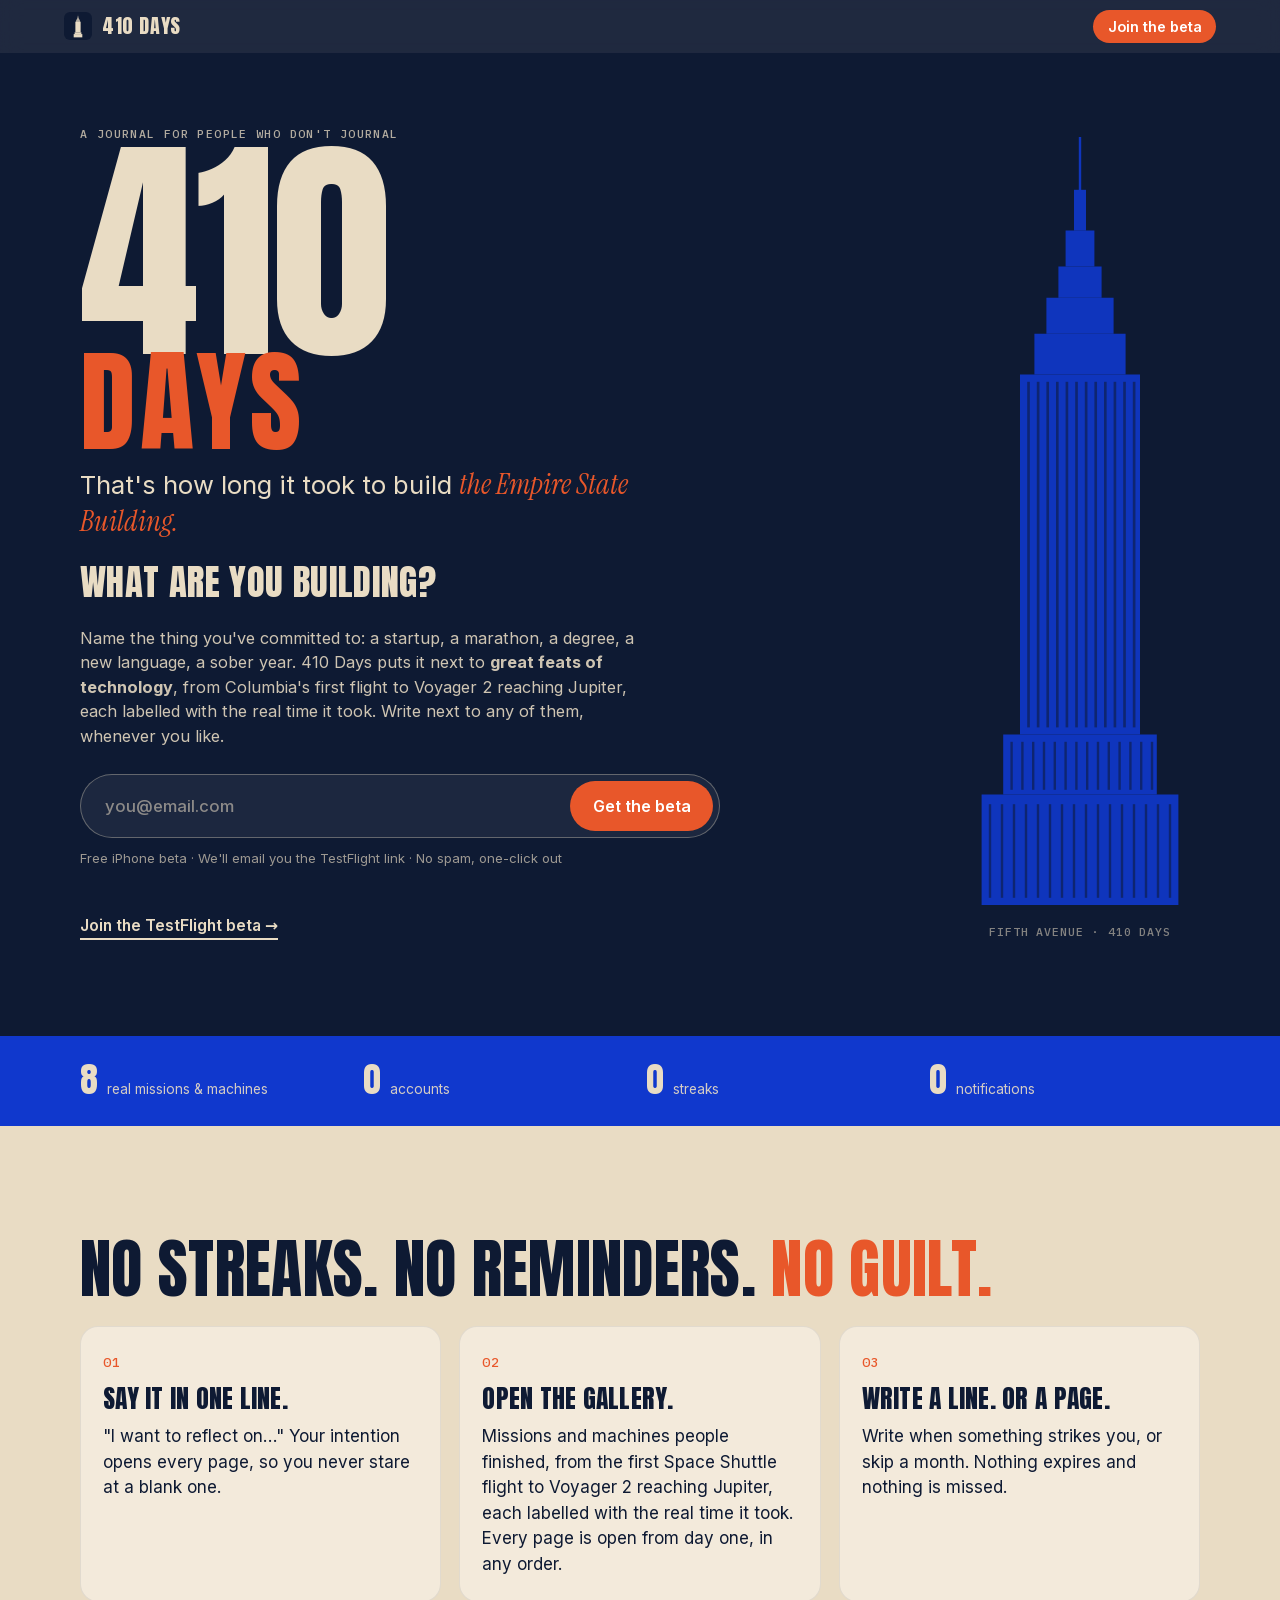
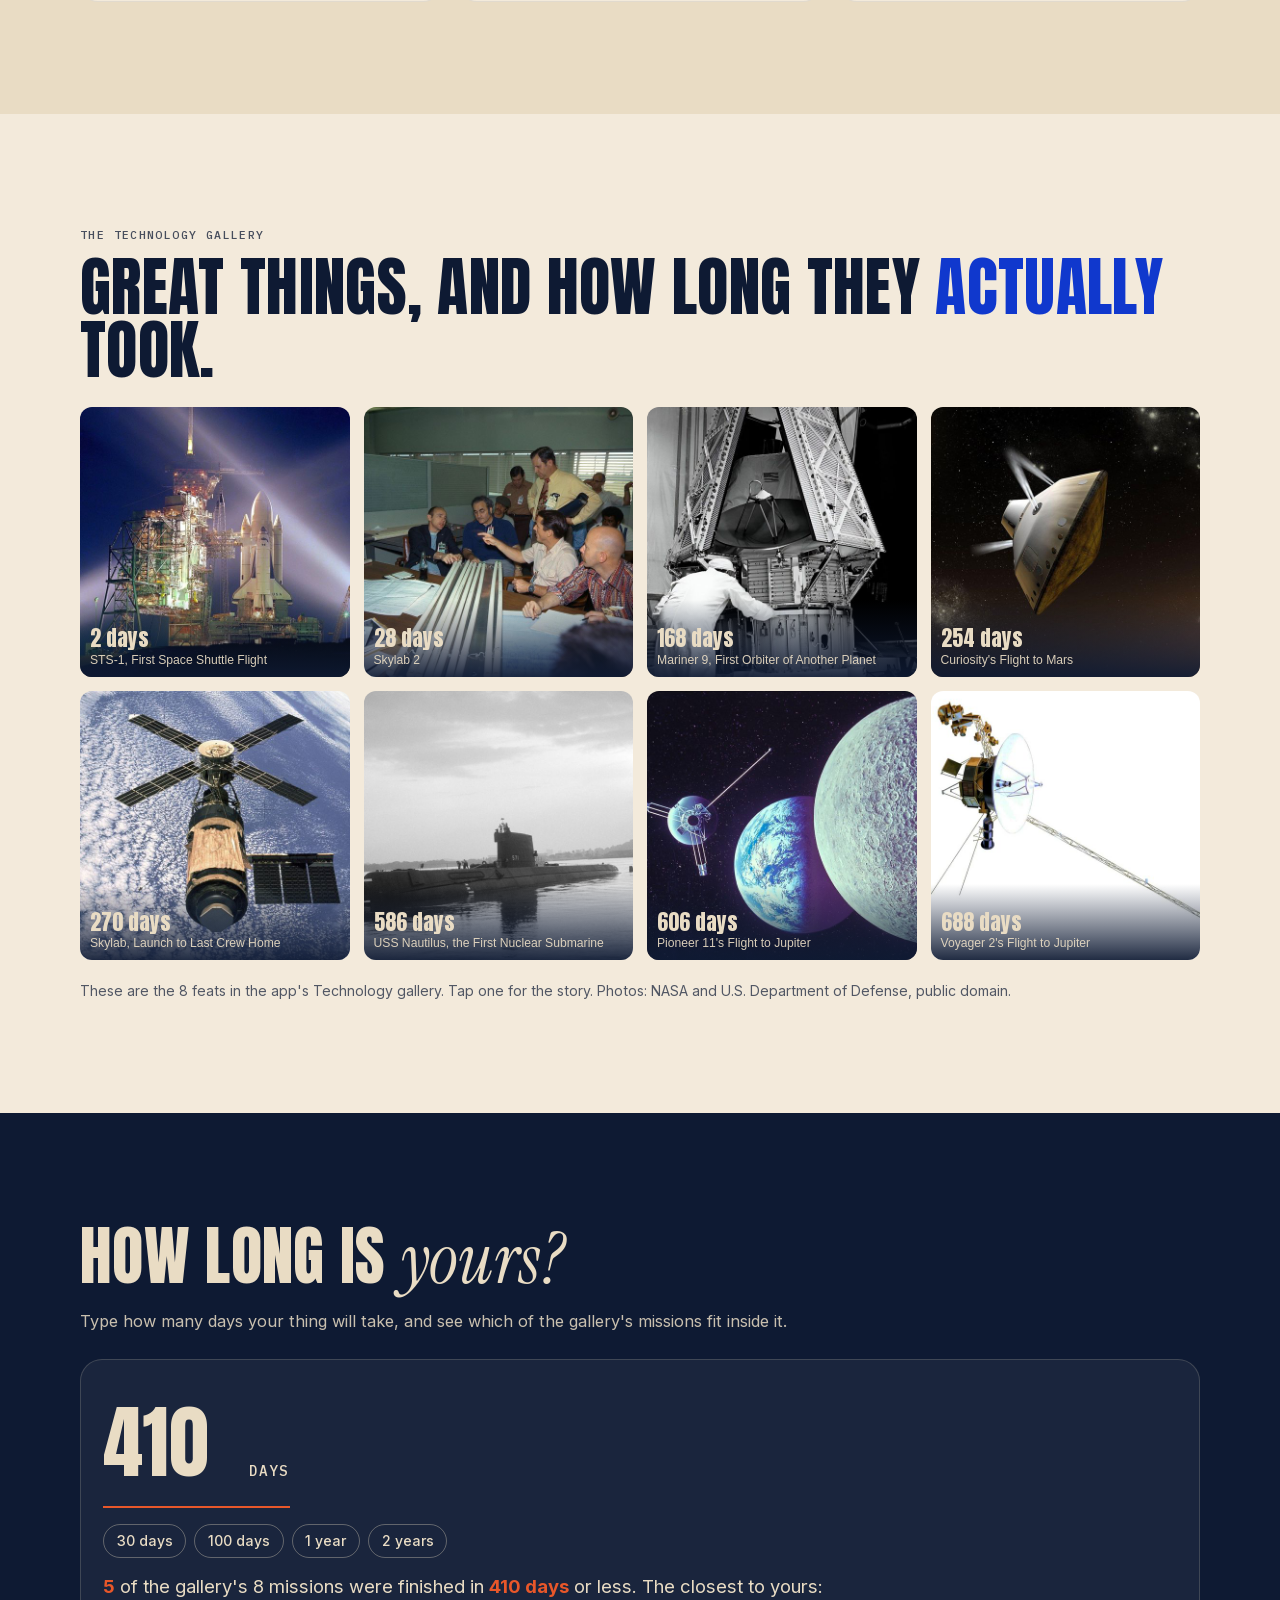
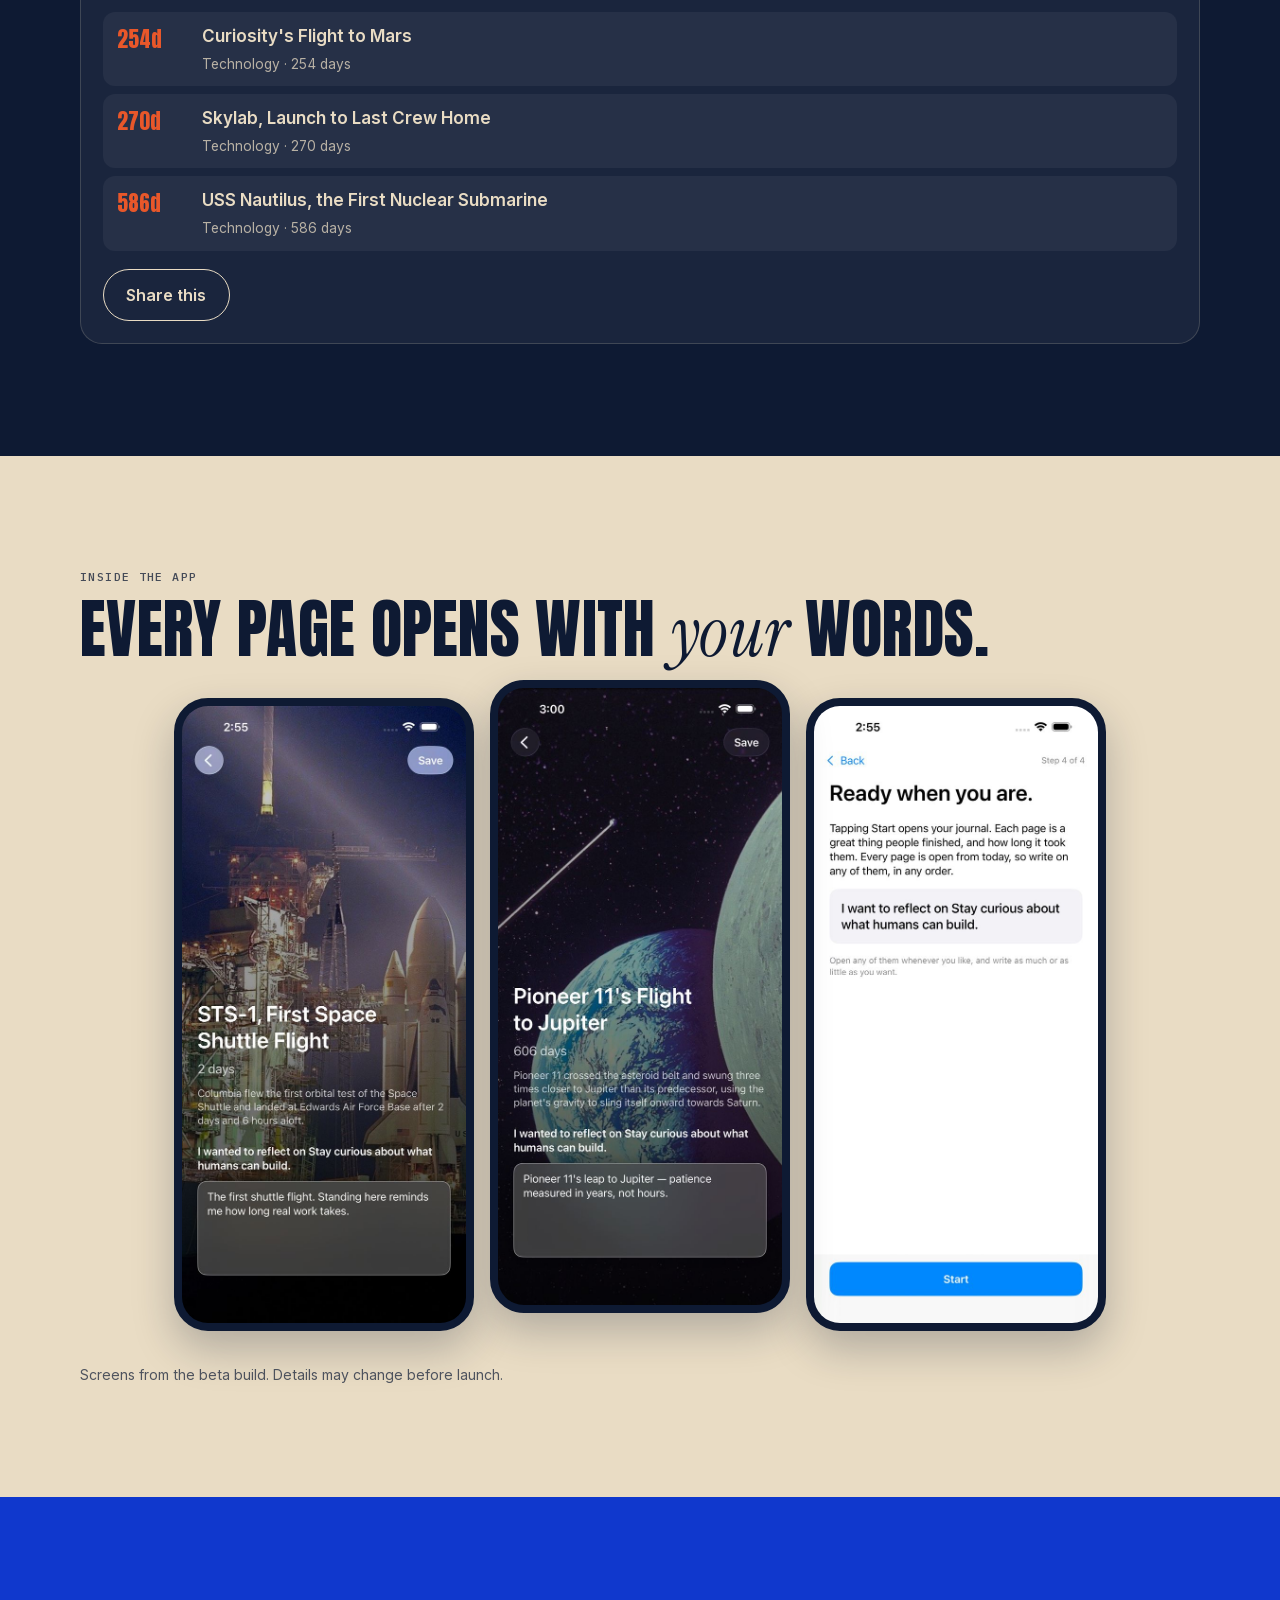
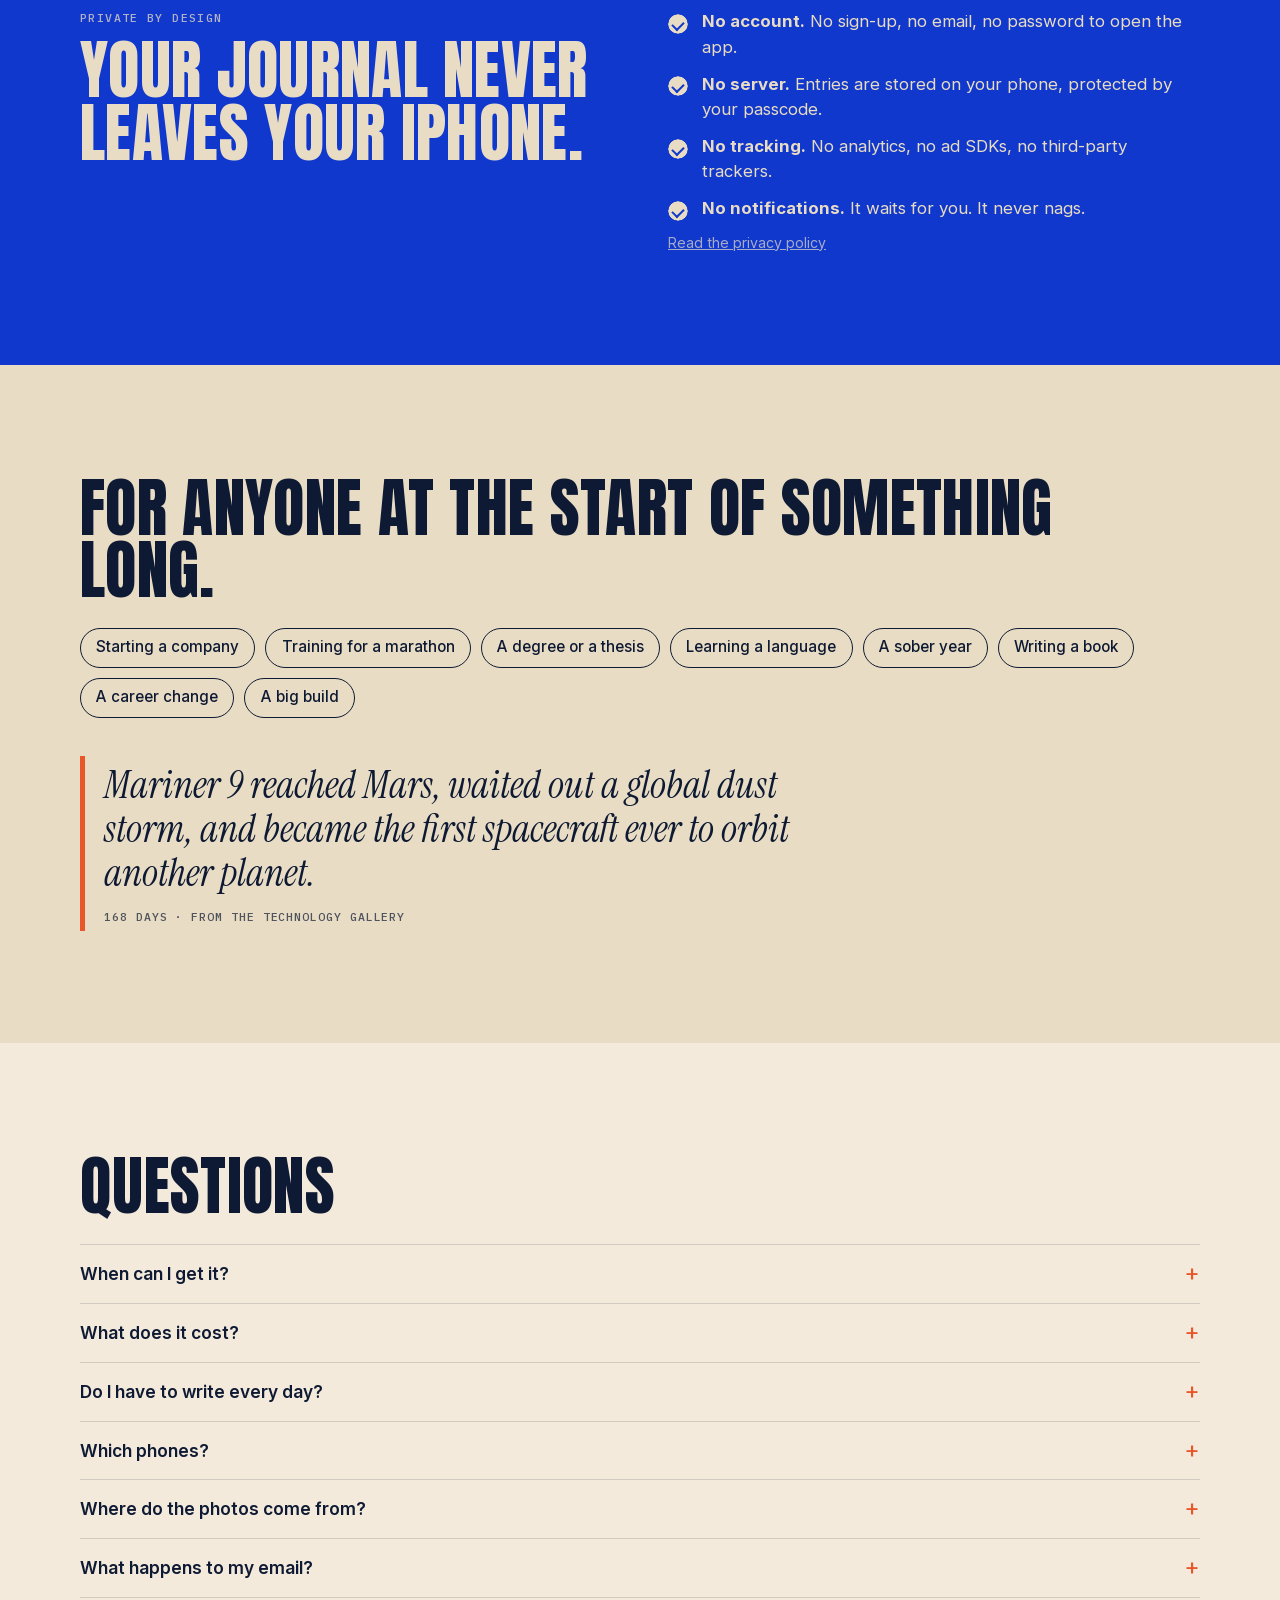
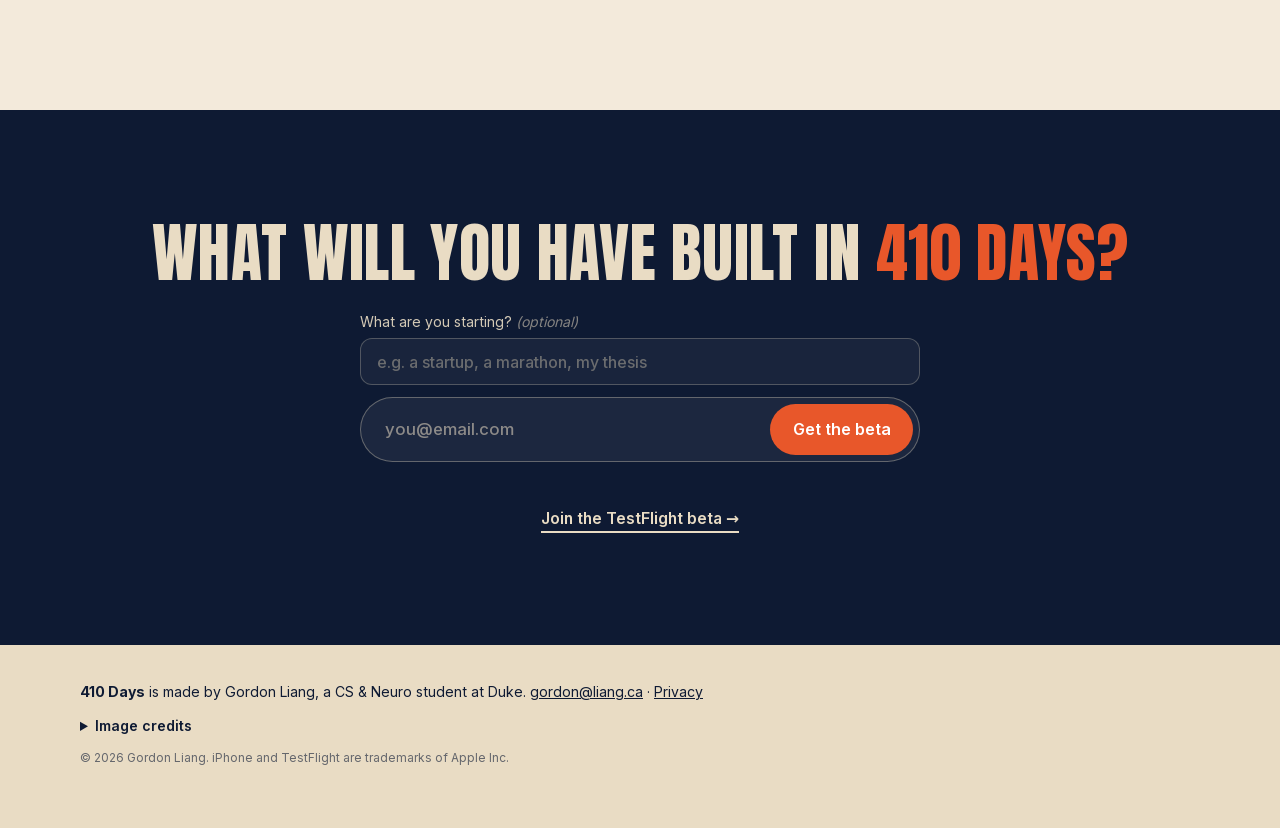
<file: index.html>
<!doctype html>
<html lang="en">
<head>
<meta charset="utf-8">
<meta name="viewport" content="width=device-width, initial-scale=1, viewport-fit=cover">
<title>410 Days: a journal for people who don't journal</title>
<meta name="description" content="It took 410 days to build the Empire State Building. 410 Days is an iPhone journal that puts what you're working on next to great feats of technology, from Columbia's first flight (2 days) to Voyager 2 reaching Jupiter (688 days), each with the real time it took. No account. No streaks. Your journal stays on your phone.">
<meta name="theme-color" content="#0E1A33">
<link rel="canonical" href="https://glianx.github.io/greatness-journal/">
<link rel="icon" type="image/svg+xml" href="favicon.svg">
<link rel="icon" type="image/png" href="favicon.png">
<link rel="apple-touch-icon" href="apple-touch-icon.png">
<!-- Link previews (iMessage, Slack, LinkedIn, X, Discord). Crawlers need absolute URLs:
     if the page moves, update og:url, og:image and twitter:image. -->
<meta property="og:type" content="website">
<meta property="og:site_name" content="410 Days">
<meta property="og:title" content="It took 410 days to build the Empire State Building. What are you building?">
<meta property="og:description" content="A journal for people who don't journal. Write next to great feats of technology, each labelled with the real time it took. Free iPhone beta. Private, no account.">
<meta property="og:url" content="https://glianx.github.io/greatness-journal/">
<meta property="og:image" content="https://glianx.github.io/greatness-journal/og-image.png">
<meta property="og:image:width" content="1200">
<meta property="og:image:height" content="630">
<meta property="og:image:alt" content="410 DAYS: that's how long it took to build the Empire State Building. What are you building?">
<meta name="twitter:card" content="summary_large_image">
<meta name="twitter:title" content="It took 410 days to build the Empire State Building. What are you building?">
<meta name="twitter:description" content="A journal for people who don't journal. Free iPhone beta. Private, no account.">
<meta name="twitter:image" content="https://glianx.github.io/greatness-journal/og-image.png">
<link rel="preload" href="assets/fonts/anton.woff2" as="font" type="font/woff2" crossorigin>
<link rel="stylesheet" href="assets/site.css">
<script src="config.js"></script>
</head>
<body>

<header class="nav">
  <a class="brand" href="#top"><img src="favicon.svg" alt="" width="28" height="28"> 410 Days</a>
  <a class="btn btn-sm js-beta" href="#join">Join the beta</a>
</header>

<main id="top">

<!-- ── HERO ─────────────────────────────────────────────────────────── -->
<section class="hero">
  <div class="hero-copy">
    <p class="eyebrow">A journal for people who don't journal</p>
    <h1><span class="big">410</span><span class="days">days</span></h1>
    <p class="lede">That's how long it took to build <em>the Empire State Building.</em></p>
    <p class="ask">What are you building?</p>
    <p class="sub">Name the thing you've committed to: a startup, a marathon, a degree, a new language, a sober year. 410&nbsp;Days puts it next to <strong>great feats of technology</strong>, from Columbia's first flight to Voyager&nbsp;2 reaching Jupiter, each labelled with the real time it took. Write next to any of them, whenever you like.</p>

    <form class="signup js-signup" id="join" novalidate>
      <label class="sr" for="email-hero">Email address</label>
      <div class="field">
        <input id="email-hero" name="email" type="email" inputmode="email" autocomplete="email" placeholder="you@email.com" required>
        <button class="btn" type="submit">Get the beta</button>
      </div>
      <input type="text" name="_honey" class="hp" tabindex="-1" autocomplete="off" aria-hidden="true">
      <p class="fine">Free iPhone beta · We'll email you the TestFlight link · No spam, one-click out</p>
      <p class="msg" role="status" aria-live="polite"></p>
    </form>
    <p class="alt-cta">
      <a class="link js-tf" href="#join">Join the TestFlight beta →</a>
      <a class="link js-appstore" href="#" hidden>Download on the App Store →</a>
    </p>
  </div>
  <div class="hero-art" aria-hidden="true">
    <svg class="esb" viewBox="0 0 200 640" xmlns="http://www.w3.org/2000/svg" role="img" aria-label="Drawing of the Empire State Building">
<g fill="currentColor"><rect x="99" y="0" width="2" height="48"/><rect x="95" y="44" width="10" height="34"/>
<path d="M88 78 h24 v30 h-24z"/><path d="M82 108 h36 v26 h-36z"/><path d="M72 134 h56 v30 h-56z"/>
<path d="M62 164 h76 v34 h-76z"/><path d="M50 198 h100 v300 h-100z"/><path d="M36 498 h128 v50 h-128z"/>
<path d="M18 548 h164 v92 h-164z"/></g><g fill="var(--esb-bg)" opacity=".55"><rect x="56" y="204" width="2.2" height="288"/><rect x="64" y="204" width="2.2" height="288"/><rect x="72" y="204" width="2.2" height="288"/><rect x="80" y="204" width="2.2" height="288"/><rect x="88" y="204" width="2.2" height="288"/><rect x="96" y="204" width="2.2" height="288"/><rect x="104" y="204" width="2.2" height="288"/><rect x="112" y="204" width="2.2" height="288"/><rect x="120" y="204" width="2.2" height="288"/><rect x="128" y="204" width="2.2" height="288"/><rect x="136" y="204" width="2.2" height="288"/><rect x="144" y="204" width="2.2" height="288"/><rect x="42" y="504" width="2" height="40"/><rect x="51" y="504" width="2" height="40"/><rect x="60" y="504" width="2" height="40"/><rect x="69" y="504" width="2" height="40"/><rect x="78" y="504" width="2" height="40"/><rect x="87" y="504" width="2" height="40"/><rect x="96" y="504" width="2" height="40"/><rect x="105" y="504" width="2" height="40"/><rect x="114" y="504" width="2" height="40"/><rect x="123" y="504" width="2" height="40"/><rect x="132" y="504" width="2" height="40"/><rect x="141" y="504" width="2" height="40"/><rect x="150" y="504" width="2" height="40"/><rect x="159" y="504" width="2" height="40"/><rect x="24" y="556" width="2" height="78"/><rect x="34" y="556" width="2" height="78"/><rect x="44" y="556" width="2" height="78"/><rect x="54" y="556" width="2" height="78"/><rect x="64" y="556" width="2" height="78"/><rect x="74" y="556" width="2" height="78"/><rect x="84" y="556" width="2" height="78"/><rect x="94" y="556" width="2" height="78"/><rect x="104" y="556" width="2" height="78"/><rect x="114" y="556" width="2" height="78"/><rect x="124" y="556" width="2" height="78"/><rect x="134" y="556" width="2" height="78"/><rect x="144" y="556" width="2" height="78"/><rect x="154" y="556" width="2" height="78"/><rect x="164" y="556" width="2" height="78"/><rect x="174" y="556" width="2" height="78"/></g></svg>
    <div class="tag mono">Fifth Avenue · 410 days</div>
  </div>
</section>

<!-- ── PROMISES ─────────────────────────────────────────────────────── -->
<section class="strip">
  <ul>
    <li><b class="js-count">8</b><span>real missions &amp; machines</span></li>
    <li><b>0</b><span>accounts</span></li>
    <li><b>0</b><span>streaks</span></li>
    <li><b>0</b><span>notifications</span></li>
  </ul>
</section>

<!-- ── HOW IT WORKS ─────────────────────────────────────────────────── -->
<section class="how">
  <h2 class="h2">No streaks. No reminders. <span class="o">No guilt.</span></h2>
  <ol class="steps">
    <li><span class="n mono">01</span><h3>Say it in one line.</h3><p>"I want to reflect on…" Your intention opens every page, so you never stare at a blank one.</p></li>
    <li><span class="n mono">02</span><h3>Open the gallery.</h3><p>Missions and machines people finished, from the first Space Shuttle flight to Voyager&nbsp;2 reaching Jupiter, each labelled with the real time it took. Every page is open from day one, in any order.</p></li>
    <li><span class="n mono">03</span><h3>Write a line. Or a page.</h3><p>Write when something strikes you, or skip a month. Nothing expires and nothing is missed.</p></li>
  </ol>
</section>

<!-- ── GALLERY ──────────────────────────────────────────────────────── -->
<section class="gallery-sec">
  <p class="eyebrow">The Technology gallery</p>
  <h2 class="h2">Great things, and how long they <span class="b">actually</span> took.</h2>
  <div class="grid js-grid"></div>
  <p class="note">These are the <span class="js-count">8</span> feats in the app's Technology gallery. Tap one for the story. Photos: NASA and U.S. Department of Defense, public domain.</p>
</section>

<!-- ── CALCULATOR ───────────────────────────────────────────────────── -->
<section class="calc">
  <h2 class="h2 light">How long is <em>yours?</em></h2>
  <p class="sub light">Type how many days your thing will take, and see which of the gallery's missions fit inside it.</p>
  <div class="calc-box">
    <label class="sr" for="days">Days</label>
    <div class="calc-in"><input id="days" class="js-days" type="number" min="1" max="20000" value="410" inputmode="numeric"><span class="mono">days</span></div>
    <div class="presets">
      <button type="button" data-d="30">30 days</button>
      <button type="button" data-d="100">100 days</button>
      <button type="button" data-d="365">1 year</button>
      <button type="button" data-d="730">2 years</button>
    </div>
    <p class="calc-out js-calc-out"></p>
    <ul class="calc-list js-calc-list"></ul>
    <button type="button" class="btn btn-ghost js-calc-share">Share this</button>
  </div>
</section>

<!-- ── SCREENSHOTS ──────────────────────────────────────────────────── -->
<section class="shots">
  <p class="eyebrow">Inside the app</p>
  <h2 class="h2">Every page opens with <em>your</em> words.</h2>
  <div class="phones">
    <figure><img src="assets/img/shot-06-entry-tech-sts1.jpg" alt="Journal page for STS-1, the first Space Shuttle flight, 2 days" loading="lazy" width="600" height="1304"></figure>
    <figure><img src="assets/img/shot-07-entry-tech-pioneer.jpg" alt="Journal page for Pioneer 11's flight to Jupiter, 606 days" loading="lazy" width="600" height="1304"></figure>
    <figure><img src="assets/img/shot-04-onboarding-start.jpg" alt="Onboarding: Ready when you are" loading="lazy" width="600" height="1304"></figure>
  </div>
  <p class="note">Screens from the beta build. Details may change before launch.</p>
</section>

<!-- ── PRIVACY ──────────────────────────────────────────────────────── -->
<section class="privacy">
  <div>
    <p class="eyebrow">Private by design</p>
    <h2 class="h2">Your journal never leaves your iPhone.</h2>
  </div>
  <ul class="ticks">
    <li><b>No account.</b> No sign-up, no email, no password to open the app.</li>
    <li><b>No server.</b> Entries are stored on your phone, protected by your passcode.</li>
    <li><b>No tracking.</b> No analytics, no ad SDKs, no third-party trackers.</li>
    <li><b>No notifications.</b> It waits for you. It never nags.</li>
  </ul>
  <p class="note"><a href="privacy.html">Read the privacy policy</a></p>
</section>

<!-- ── WHO ──────────────────────────────────────────────────────────── -->
<section class="who">
  <h2 class="h2">For anyone at the start of something long.</h2>
  <ul class="chips">
    <li>Starting a company</li><li>Training for a marathon</li><li>A degree or a thesis</li>
    <li>Learning a language</li><li>A sober year</li><li>Writing a book</li><li>A career change</li><li>A big build</li>
  </ul>
  <blockquote class="pull">
    <p>Mariner 9 reached Mars, waited out a global dust storm, and became the first spacecraft ever to orbit another planet.</p>
    <cite class="mono">168 days · from the Technology gallery</cite>
  </blockquote>
</section>

<!-- ── FAQ ──────────────────────────────────────────────────────────── -->
<section class="faq">
  <h2 class="h2">Questions</h2>
  <details><summary>When can I get it?</summary><p class="js-when">The free iPhone beta runs on TestFlight, Apple's beta app. Leave your email and we'll send you the link as soon as it opens.</p></details>
  <details><summary>What does it cost?</summary><p>The beta is free. At launch the app is free to download, with an optional one-time upgrade, <b>Plus Lifetime</b>: $39.99, or a <b>$29.99 founding price</b> at launch. Pay once. No subscription.</p></details>
  <details><summary>Do I have to write every day?</summary><p>No. Write one when it strikes you, or none for a month. Nothing expires and nothing is missed. There are no streaks to break.</p></details>
  <details><summary>Which phones?</summary><p>iPhone, on iOS 18 or later. There's no Android version right now.</p></details>
  <details><summary>Where do the photos come from?</summary><p>Public-domain photographs and artwork from NASA and the U.S. Department of Defense, found through Wikimedia Commons. Full credits are at the bottom of this page.</p></details>
  <details><summary>What happens to my email?</summary><p>It goes to Gordon, the developer, through FormSubmit, a form-to-email service. It's used only to send you the beta link and launch news. Reply "stop" to any email and you're off the list.</p></details>
</section>

<!-- ── FINAL CTA ────────────────────────────────────────────────────── -->
<section class="final">
  <h2 class="h2 light">What will you have built in <span class="o">410 days?</span></h2>
  <form class="signup js-signup" novalidate>
    <label class="what"><span>What are you starting? <i>(optional)</i></span>
      <input name="starting" type="text" maxlength="120" placeholder="e.g. a startup, a marathon, my thesis"></label>
    <label class="sr" for="email-final">Email address</label>
    <div class="field">
      <input id="email-final" name="email" type="email" inputmode="email" autocomplete="email" placeholder="you@email.com" required>
      <button class="btn btn-orange" type="submit">Get the beta</button>
    </div>
    <input type="text" name="_honey" class="hp" tabindex="-1" autocomplete="off" aria-hidden="true">
    <p class="msg" role="status" aria-live="polite"></p>
  </form>
  <p class="alt-cta light"><a class="link js-tf" href="#join">Join the TestFlight beta →</a></p>
</section>

<!-- ── AFTER SIGNUP: share ──────────────────────────────────────────── -->
<dialog class="thanks js-thanks">
  <form method="dialog"><button class="x" aria-label="Close">×</button></form>
  <p class="eyebrow">You're on the list</p>
  <h3 class="js-thanks-title">We'll email you the beta link.</h3>
  <a class="btn js-thanks-tf" href="#" hidden>Install with TestFlight</a>
  <p>Know someone starting something long? Send them your link.</p>
  <div class="share-row">
    <input class="js-ref-link" readonly aria-label="Your share link">
    <button type="button" class="btn btn-sm js-copy">Copy</button>
  </div>
  <div class="share-btns">
    <button type="button" class="js-native-share">Share…</button>
    <a class="js-share-x" target="_blank" rel="noopener">X</a>
    <a class="js-share-li" target="_blank" rel="noopener">LinkedIn</a>
    <a class="js-share-sms">Text</a>
  </div>
</dialog>

<div class="sheet js-sheet" hidden>
  <div class="sheet-card">
    <button class="x js-sheet-close" aria-label="Close">×</button>
    <img class="js-sheet-img" alt="">
    <p class="mono js-sheet-cat"></p>
    <h3 class="js-sheet-name"></h3>
    <p class="sheet-days js-sheet-days"></p>
    <p class="js-sheet-detail"></p>
    <p class="credit js-sheet-credit"></p>
  </div>
</div>

</main>

<footer class="foot">
  <p><b>410 Days</b> is made by Gordon Liang, a CS &amp; Neuro student at Duke. <a class="js-contact" href="mailto:gordon@liang.ca">gordon@liang.ca</a> · <a href="privacy.html">Privacy</a></p>
  <details class="credits"><summary>Image credits</summary><ul class="js-credits"></ul>
    <p>The Empire State Building drawing is an original illustration.</p></details>
  <p class="tiny">© 2026 Gordon Liang. iPhone and TestFlight are trademarks of Apple Inc.</p>
</footer>

<script src="assets/catalog.js"></script>
<script src="assets/site.js"></script>
</body>
</html>
</file>
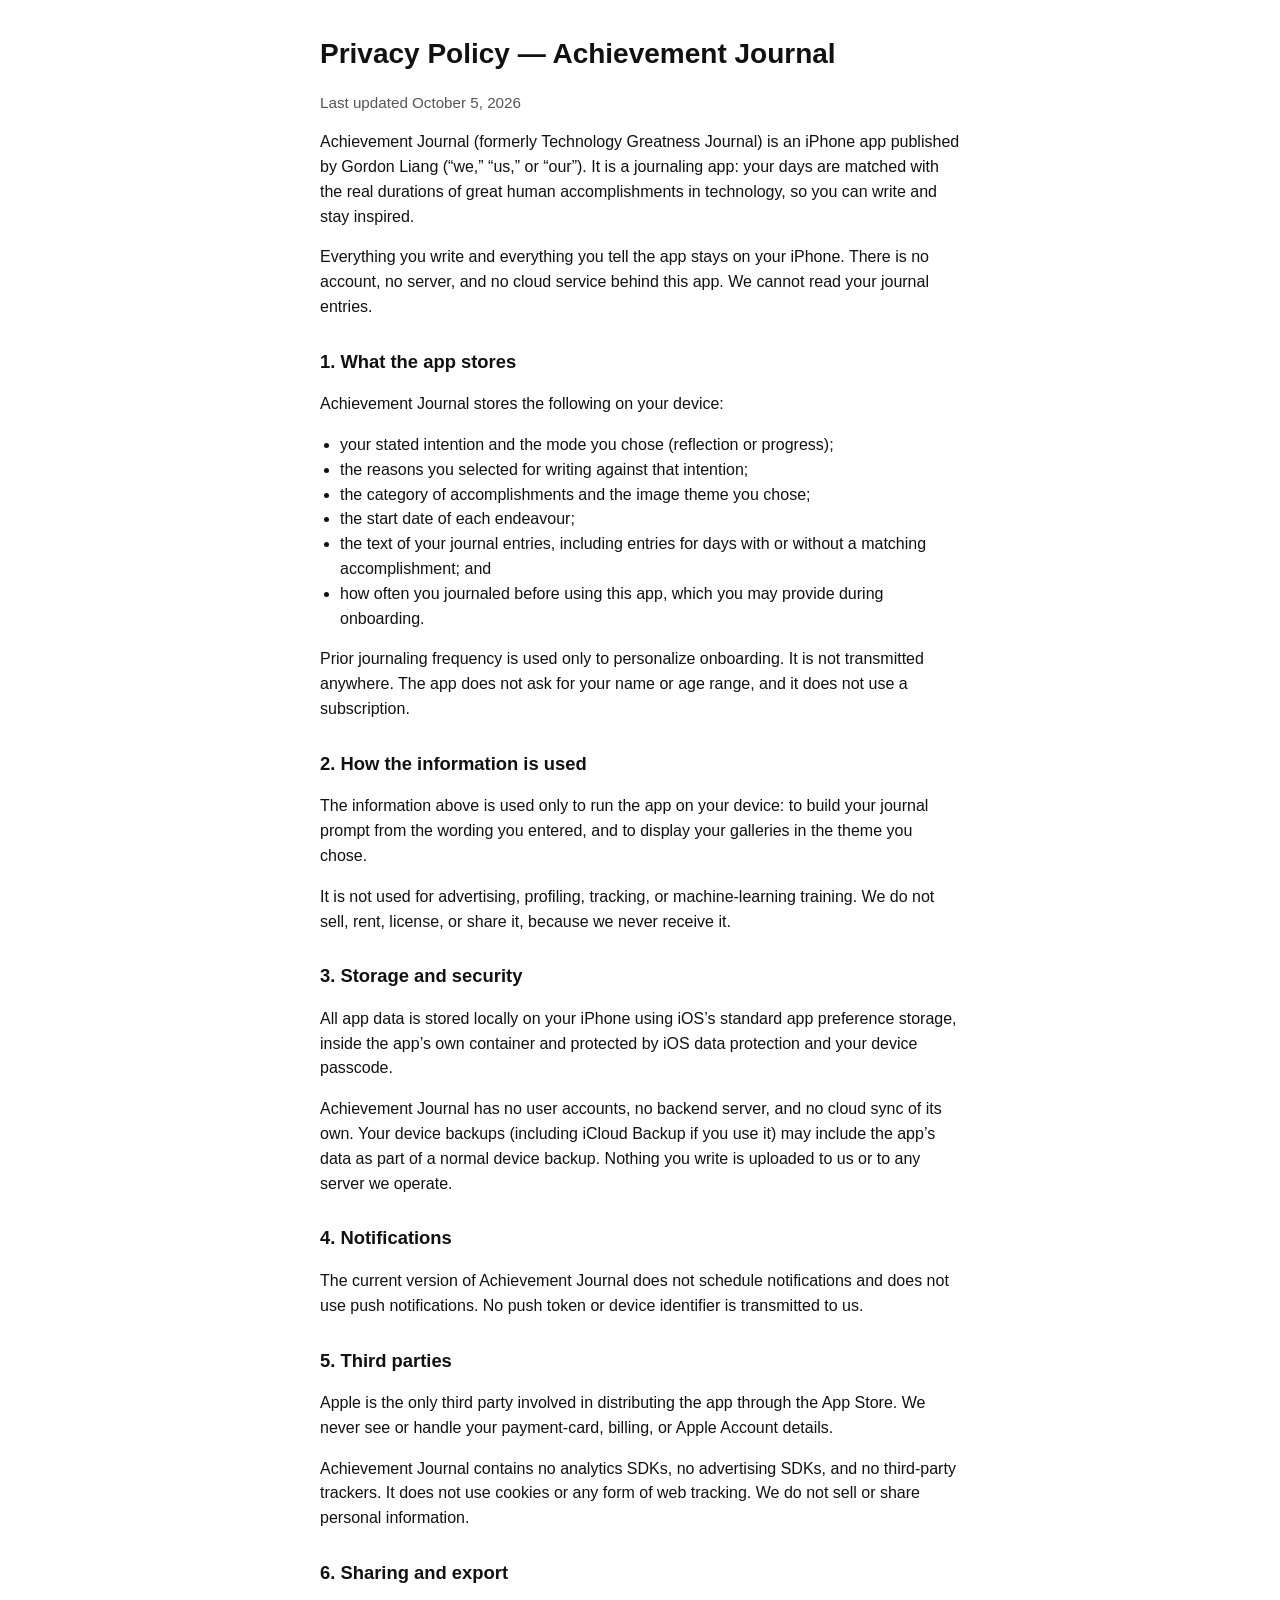
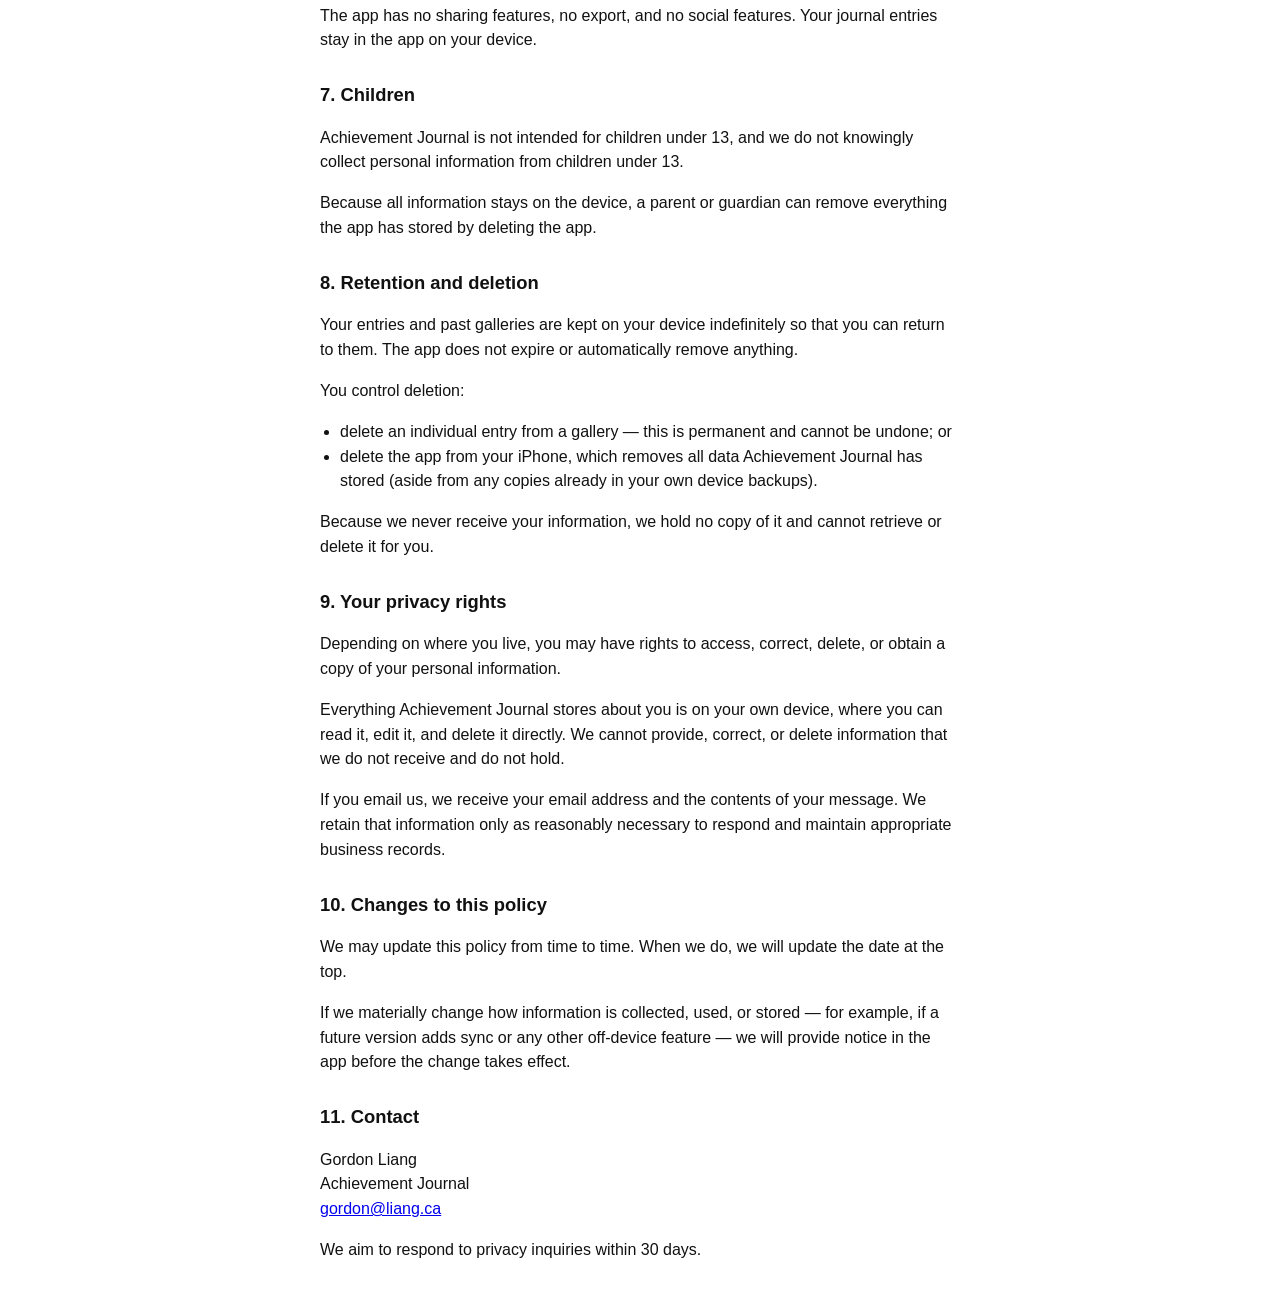
<file: privacy.html>
<!DOCTYPE html>
<html lang="en">
<head>
<meta charset="utf-8"/>
<meta name="viewport" content="width=device-width, initial-scale=1"/>
<title>Privacy Policy | Achievement Journal</title>
<style>
body{font-family:-apple-system,BlinkMacSystemFont,"Segoe UI",Helvetica,Arial,sans-serif;line-height:1.55;max-width:40rem;margin:2rem auto;padding:0 1.25rem;color:#111}
h1{font-size:1.75rem;margin-bottom:.25rem}h2{font-size:1.15rem;margin-top:1.75rem}p,li{font-size:1rem}ul{padding-left:1.25rem}.muted{color:#555;font-size:.95rem}
</style>
</head>
<body>
<h1>Privacy Policy — Achievement Journal</h1>
<p class="muted">Last updated October 5, 2026</p>
<p>Achievement Journal (formerly Technology Greatness Journal) is an iPhone app published by Gordon Liang (“we,” “us,” or “our”). It is a journaling app: your days are matched with the real durations of great human accomplishments in technology, so you can write and stay inspired.</p>
<p>Everything you write and everything you tell the app stays on your iPhone. There is no account, no server, and no cloud service behind this app. We cannot read your journal entries.</p>
<h2>1. What the app stores</h2>
<p>Achievement Journal stores the following on your device:</p>
<ul>
<li>your stated intention and the mode you chose (reflection or progress);</li>
<li>the reasons you selected for writing against that intention;</li>
<li>the category of accomplishments and the image theme you chose;</li>
<li>the start date of each endeavour;</li>
<li>the text of your journal entries, including entries for days with or without a matching accomplishment; and</li>
<li>how often you journaled before using this app, which you may provide during onboarding.</li>
</ul>
<p>Prior journaling frequency is used only to personalize onboarding. It is not transmitted anywhere. The app does not ask for your name or age range, and it does not use a subscription.</p>
<h2>2. How the information is used</h2>
<p>The information above is used only to run the app on your device: to build your journal prompt from the wording you entered, and to display your galleries in the theme you chose.</p>
<p>It is not used for advertising, profiling, tracking, or machine-learning training. We do not sell, rent, license, or share it, because we never receive it.</p>
<h2>3. Storage and security</h2>
<p>All app data is stored locally on your iPhone using iOS’s standard app preference storage, inside the app’s own container and protected by iOS data protection and your device passcode.</p>
<p>Achievement Journal has no user accounts, no backend server, and no cloud sync of its own. Your device backups (including iCloud Backup if you use it) may include the app’s data as part of a normal device backup. Nothing you write is uploaded to us or to any server we operate.</p>
<h2>4. Notifications</h2>
<p>The current version of Achievement Journal does not schedule notifications and does not use push notifications. No push token or device identifier is transmitted to us.</p>
<h2>5. Third parties</h2>
<p>Apple is the only third party involved in distributing the app through the App Store. We never see or handle your payment-card, billing, or Apple Account details.</p>
<p>Achievement Journal contains no analytics SDKs, no advertising SDKs, and no third-party trackers. It does not use cookies or any form of web tracking. We do not sell or share personal information.</p>
<h2>6. Sharing and export</h2>
<p>The app has no sharing features, no export, and no social features. Your journal entries stay in the app on your device.</p>
<h2>7. Children</h2>
<p>Achievement Journal is not intended for children under 13, and we do not knowingly collect personal information from children under 13.</p>
<p>Because all information stays on the device, a parent or guardian can remove everything the app has stored by deleting the app.</p>
<h2>8. Retention and deletion</h2>
<p>Your entries and past galleries are kept on your device indefinitely so that you can return to them. The app does not expire or automatically remove anything.</p>
<p>You control deletion:</p>
<ul>
<li>delete an individual entry from a gallery — this is permanent and cannot be undone; or</li>
<li>delete the app from your iPhone, which removes all data Achievement Journal has stored (aside from any copies already in your own device backups).</li>
</ul>
<p>Because we never receive your information, we hold no copy of it and cannot retrieve or delete it for you.</p>
<h2>9. Your privacy rights</h2>
<p>Depending on where you live, you may have rights to access, correct, delete, or obtain a copy of your personal information.</p>
<p>Everything Achievement Journal stores about you is on your own device, where you can read it, edit it, and delete it directly. We cannot provide, correct, or delete information that we do not receive and do not hold.</p>
<p>If you email us, we receive your email address and the contents of your message. We retain that information only as reasonably necessary to respond and maintain appropriate business records.</p>
<h2>10. Changes to this policy</h2>
<p>We may update this policy from time to time. When we do, we will update the date at the top.</p>
<p>If we materially change how information is collected, used, or stored — for example, if a future version adds sync or any other off-device feature — we will provide notice in the app before the change takes effect.</p>
<h2>11. Contact</h2>
<p>Gordon Liang<br/>Achievement Journal<br/><a href="mailto:gordon@liang.ca">gordon@liang.ca</a></p>
<p>We aim to respond to privacy inquiries within 30 days.</p>
</body>
</html>
</file>
<file: assets/site.css>
@font-face{font-family:Anton;src:url(fonts/anton.woff2) format("woff2");font-display:swap}
@font-face{font-family:Inter;src:url(fonts/inter-var.woff2) format("woff2");font-weight:100 900;font-display:swap}
@font-face{font-family:"Instrument Serif";src:url(fonts/instrument-serif-italic.woff2) format("woff2");font-style:italic;font-display:swap}
@font-face{font-family:"IBM Plex Mono";src:url(fonts/plexmono-500.woff2) format("woff2");font-weight:500;font-display:swap}

:root{--ink:#0E1A33;--paper:#E9DCC4;--paper2:#F3EADB;--blue:#1038CD;--orange:#E8572A;--esb-bg:var(--ink);
  --pad:clamp(20px,5vw,64px);--max:1120px}
*{box-sizing:border-box;margin:0;padding:0}
html{scroll-behavior:smooth;-webkit-text-size-adjust:100%}
body{font-family:Inter,system-ui,-apple-system,sans-serif;background:var(--paper);color:var(--ink);line-height:1.5;font-size:17px}
img{max-width:100%;display:block}
a{color:inherit}
em{font-family:"Instrument Serif",Georgia,serif;font-style:italic;font-weight:400}
.mono{font-family:"IBM Plex Mono",ui-monospace,monospace;letter-spacing:.08em;text-transform:uppercase;font-size:.72rem}
.sr{position:absolute;width:1px;height:1px;overflow:hidden;clip:rect(0 0 0 0)}
.hp{position:absolute;left:-9999px}
.eyebrow{font-family:"IBM Plex Mono",monospace;font-size:.72rem;letter-spacing:.12em;text-transform:uppercase;opacity:.75;margin-bottom:.8rem}
.h2{font-family:Anton,Impact,sans-serif;font-weight:400;text-transform:uppercase;font-size:clamp(2.1rem,6.4vw,4rem);line-height:.98;letter-spacing:.005em;margin-bottom:1.6rem}
.h2 em{text-transform:none;font-size:1.08em}
.h2 .o{color:var(--orange)} .h2 .b{color:var(--blue)}
.light{color:var(--paper)}
section{padding:clamp(56px,9vw,112px) var(--pad)}
section>*{max-width:var(--max);margin-left:auto;margin-right:auto}
.note{font-size:.88rem;opacity:.7;margin-top:1.2rem}

/* nav */
.nav{position:sticky;top:0;z-index:20;display:flex;justify-content:space-between;align-items:center;
  padding:10px var(--pad);background:rgba(14,26,51,.92);backdrop-filter:blur(10px);-webkit-backdrop-filter:blur(10px);color:var(--paper)}
.brand{display:flex;gap:10px;align-items:center;font-family:Anton,sans-serif;font-size:1.25rem;letter-spacing:.03em;text-decoration:none;text-transform:uppercase}
.btn{display:inline-flex;align-items:center;justify-content:center;gap:.4em;border:0;border-radius:999px;background:var(--orange);color:#fff;
  font:600 1rem Inter,sans-serif;padding:.95em 1.4em;cursor:pointer;text-decoration:none;white-space:nowrap;transition:transform .12s,filter .12s}
.btn:hover{filter:brightness(1.07)} .btn:active{transform:scale(.98)}
.btn-sm{padding:.55em 1em;font-size:.9rem}
.btn-orange{background:var(--orange)}
.btn-ghost{background:transparent;border:1.5px solid currentColor;color:inherit}
.link{font-weight:600;text-decoration:none;border-bottom:2px solid currentColor;padding-bottom:1px}

/* hero */
.hero{background:var(--ink);color:var(--paper);display:grid;grid-template-columns:1fr;gap:24px;padding-top:40px;padding-bottom:64px;overflow:hidden}
.hero>*{margin:0}
.hero{max-width:none}
.hero-copy{max-width:640px;position:relative;z-index:2}
.hero h1{font-family:Anton,Impact,sans-serif;font-weight:400;line-height:.82;text-transform:uppercase;display:flex;flex-direction:column}
.hero .big{font-size:clamp(7rem,30vw,15rem);color:var(--paper);letter-spacing:-.01em}
.hero .days{font-size:clamp(3.4rem,14vw,7rem);color:var(--orange);letter-spacing:.04em;margin-top:.04em}
.lede{font-size:clamp(1.25rem,3.6vw,1.6rem);margin-top:1.1rem;line-height:1.3}
.lede em{color:var(--orange);font-size:1.12em}
.ask{font-family:Anton,sans-serif;text-transform:uppercase;font-size:clamp(1.6rem,5vw,2.3rem);margin-top:.9rem;letter-spacing:.01em}
.sub{margin-top:1rem;font-size:1.02rem;opacity:.88;max-width:34em}
.hero-art{position:absolute;right:-30px;top:70px;width:min(46vw,300px);color:var(--blue);opacity:.9;z-index:1;pointer-events:none}
.hero-art .esb{width:100%;height:auto}
.hero-art .tag{color:var(--paper);opacity:.6;margin-top:10px;text-align:center}
.hero{position:relative}
@media (max-width:719px){.hero-art{opacity:.28;top:24px;right:-40px;width:58vw}.hero-art .tag{display:none}}
@media (min-width:720px){.hero{grid-template-columns:1.25fr .75fr;padding-left:max(var(--pad),calc((100vw - var(--max))/2));padding-right:max(var(--pad),calc((100vw - var(--max))/2));padding-top:72px;padding-bottom:96px}
  .hero-art{position:relative;right:auto;top:auto;width:100%;max-width:240px;justify-self:end;align-self:end}}

/* signup */
.signup{margin-top:1.6rem}
.field{display:flex;flex-direction:column;gap:10px;background:transparent}
.field input{flex:1;min-width:0;font:500 1.05rem Inter,sans-serif;padding:1em 1.1em;border-radius:14px;border:1.5px solid rgba(233,220,196,.35);background:rgba(255,255,255,.06);color:var(--paper)}
.field input::placeholder{color:rgba(233,220,196,.55)}
.field input:focus{outline:2px solid var(--orange);outline-offset:1px}
@media (min-width:520px){.field{flex-direction:row;background:rgba(255,255,255,.06);border:1.5px solid rgba(233,220,196,.35);border-radius:999px;padding:6px}
  .field input{border:0;background:transparent;border-radius:999px;padding:.8em 1.1em}.field input:focus{outline:none}}
.fine{font-size:.82rem;opacity:.65;margin-top:.7rem}
.msg{font-size:.92rem;margin-top:.6rem;min-height:1.2em}
.msg.err{color:#ffb39b} .msg.ok{color:#bfe3c2}
.alt-cta{margin-top:1.1rem;display:flex;gap:1.4rem;flex-wrap:wrap;font-size:.98rem}
.what{display:block;margin-top:12px;font-size:.88rem;color:var(--paper);opacity:.9}
.what i{opacity:.6}
.what input{display:block;width:100%;margin-top:6px;font:500 1rem Inter,sans-serif;padding:.8em 1em;border-radius:12px;border:1.5px solid rgba(233,220,196,.3);background:rgba(255,255,255,.05);color:var(--paper)}

/* strip */
.strip{background:var(--blue);color:var(--paper);padding-top:26px;padding-bottom:26px}
.strip ul{list-style:none;display:grid;grid-template-columns:repeat(2,1fr);gap:16px 12px}
.strip li{display:flex;align-items:baseline;gap:.5em}
.strip b{font-family:Anton,sans-serif;font-weight:400;font-size:2.2rem;line-height:1}
.strip span{font-size:.86rem;opacity:.9}
@media (min-width:720px){.strip ul{grid-template-columns:repeat(4,1fr)}}

/* how */
.steps{list-style:none;display:grid;gap:18px}
.steps li{background:var(--paper2);border-radius:18px;padding:22px 22px 24px;border:1px solid rgba(14,26,51,.08)}
.steps .n{color:var(--orange);font-size:.8rem}
.steps h3{font-family:Anton,sans-serif;font-weight:400;text-transform:uppercase;font-size:1.6rem;margin:.3rem 0 .4rem;letter-spacing:.01em}
@media (min-width:820px){.steps{grid-template-columns:repeat(3,1fr)}}

/* gallery */
.gallery-sec{background:var(--paper2)}
.grid{display:grid;grid-template-columns:repeat(2,1fr);gap:10px}
@media (min-width:640px){.grid{grid-template-columns:repeat(4,1fr)}}
@media (min-width:980px){.grid{grid-template-columns:repeat(4,1fr);gap:14px}}
.tile{position:relative;border:0;padding:0;cursor:pointer;background:var(--ink);border-radius:12px;overflow:hidden;aspect-ratio:1;text-align:left;color:var(--paper)}
.tile img{width:100%;height:100%;object-fit:cover;transition:transform .4s}
.tile:hover img{transform:scale(1.04)}
.tile .cap{position:absolute;left:0;right:0;bottom:0;padding:28px 10px 9px;background:linear-gradient(transparent,rgba(14,26,51,.92))}
.tile .d{font-family:Anton,sans-serif;font-size:1.35rem;line-height:1;display:block}
.tile .t{font-size:.76rem;line-height:1.25;display:block;margin-top:3px;opacity:.92}
.tile.hl{background:var(--orange)}
.tile.hl .esbt{position:absolute;inset:10% 25% 22%;color:var(--paper)}
.tile.hl .esbt svg{width:100%;height:100%;--esb-bg:var(--orange)}
.tile.hl .cap{background:none}

/* calc */
.calc{background:var(--ink);color:var(--paper)}
.calc .sub{opacity:.85;margin-top:-.6rem;margin-bottom:1.6rem}
.calc-box{background:rgba(255,255,255,.05);border:1px solid rgba(233,220,196,.18);border-radius:22px;padding:22px}
.calc-in{display:flex;align-items:baseline;gap:12px;border-bottom:2px solid var(--orange);padding-bottom:4px;max-width:340px}
.calc-in input{width:100%;background:transparent;border:0;color:var(--paper);font:400 clamp(3rem,12vw,5rem)/1 Anton,sans-serif;-moz-appearance:textfield}
.calc-in input::-webkit-inner-spin-button{-webkit-appearance:none}
.calc-in input:focus{outline:none}
.presets{display:flex;flex-wrap:wrap;gap:8px;margin:16px 0 4px}
.presets button{background:transparent;color:var(--paper);border:1.5px solid rgba(233,220,196,.35);border-radius:999px;padding:.5em .9em;font:500 .88rem Inter,sans-serif;cursor:pointer}
.presets button:hover,.presets button.on{border-color:var(--orange);color:#fff;background:rgba(232,87,42,.18)}
.calc-out{font-size:1.15rem;margin:1rem 0 .8rem;line-height:1.4}
.calc-out b{color:var(--orange);font-weight:700}
.calc-list{list-style:none;display:grid;gap:8px;margin-bottom:18px}
.calc-list li{display:grid;grid-template-columns:auto 1fr;gap:4px 14px;padding:12px 14px;background:rgba(255,255,255,.05);border-radius:12px}
.calc-list .cd{font-family:Anton,sans-serif;font-size:1.3rem;color:var(--orange);grid-row:span 2;min-width:3.4em}
.calc-list .cn{font-weight:600}
.calc-list .cx{font-size:.86rem;opacity:.75}

/* shots */
.phones{display:flex;gap:16px;overflow-x:auto;scroll-snap-type:x mandatory;padding:6px 2px 14px;margin-left:calc(-1*var(--pad));margin-right:calc(-1*var(--pad));padding-left:var(--pad);padding-right:var(--pad)}
.phones figure{flex:0 0 62%;max-width:300px;scroll-snap-align:center;border-radius:34px;overflow:hidden;border:8px solid var(--ink);background:var(--ink);box-shadow:0 18px 40px rgba(14,26,51,.25)}
@media (min-width:820px){.phones{justify-content:center;overflow:visible;margin:0 auto;padding-left:0;padding-right:0}.phones figure{flex:0 0 28%}.phones figure:nth-child(2){transform:translateY(-18px)}}

/* privacy */
.privacy{background:var(--blue);color:var(--paper);display:grid;gap:10px}
.privacy>*{width:100%}
.ticks{list-style:none;display:grid;gap:12px}
.ticks li{padding-left:34px;position:relative;font-size:1.05rem}
.ticks li::before{content:"";position:absolute;left:0;top:.28em;width:20px;height:20px;border-radius:50%;background:var(--paper);
  -webkit-mask:url("data:image/svg+xml,%3Csvg xmlns='http://www.w3.org/2000/svg' viewBox='0 0 20 20'%3E%3Ccircle cx='10' cy='10' r='10'/%3E%3C/svg%3E")}
.ticks li::after{content:"";position:absolute;left:6px;top:calc(.28em + 5px);width:6px;height:9px;border:solid var(--blue);border-width:0 2.5px 2.5px 0;transform:rotate(45deg)}
@media (min-width:820px){.privacy{grid-template-columns:1fr 1fr;column-gap:56px;padding-left:max(var(--pad),calc((100vw - var(--max))/2));padding-right:max(var(--pad),calc((100vw - var(--max))/2))}.privacy>*{margin:0}.privacy .note{grid-column:2}}

/* who */
.chips{list-style:none;display:flex;flex-wrap:wrap;gap:10px;margin-bottom:2.4rem}
.chips li{border:1.5px solid var(--ink);border-radius:999px;padding:.5em 1em;font-weight:500;font-size:.95rem}
.pull{border-left:5px solid var(--orange);padding:.4rem 0 .4rem 1.2rem;max-width:720px}
.pull p{font-family:"Instrument Serif",Georgia,serif;font-style:italic;font-size:clamp(1.6rem,4.6vw,2.4rem);line-height:1.15}
.pull cite{display:block;margin-top:.8rem;font-style:normal;opacity:.7}

/* faq */
.faq{background:var(--paper2)}
.faq details{border-top:1px solid rgba(14,26,51,.15);padding:16px 0}
.faq details:last-child{border-bottom:1px solid rgba(14,26,51,.15)}
.faq summary{font-weight:600;font-size:1.08rem;cursor:pointer;list-style:none;display:flex;justify-content:space-between;gap:16px}
.faq summary::after{content:"+";font-family:Anton,sans-serif;font-size:1.4rem;line-height:1;color:var(--orange)}
.faq details[open] summary::after{content:"–"}
.faq details p{margin-top:.6rem;opacity:.85;max-width:44em}

/* final */
.final{background:var(--ink);color:var(--paper);text-align:left}
.final .signup{max-width:560px;margin-left:auto;margin-right:auto}
.final .h2{text-align:center}
.final .alt-cta{justify-content:center}
@media (min-width:720px){.final .signup{margin-left:auto;margin-right:auto}}

/* footer */
.foot{padding:36px var(--pad) 48px;font-size:.88rem;background:var(--paper);color:var(--ink)}
.foot>*{max-width:var(--max);margin:0 auto .8rem}
.credits summary{cursor:pointer;font-weight:600}
.credits ul{margin:.6rem 0 .6rem 1.1rem;font-size:.8rem;opacity:.8}
.credits p{font-size:.8rem;opacity:.7}
.tiny{font-size:.75rem;opacity:.6}

/* dialogs */
.thanks{margin:auto;border:0;border-radius:22px;padding:28px 22px 24px;max-width:440px;width:calc(100% - 32px);background:var(--paper);color:var(--ink);box-shadow:0 30px 80px rgba(0,0,0,.4)}
.thanks::backdrop{background:rgba(14,26,51,.6)}
.thanks h3{font-family:Anton,sans-serif;font-weight:400;text-transform:uppercase;font-size:1.9rem;line-height:1;margin-bottom:.9rem}
.thanks p{margin:.6rem 0}
.thanks .btn{margin:.4rem 0 .6rem}
.x{position:absolute;right:12px;top:8px;background:none;border:0;font-size:1.8rem;cursor:pointer;color:inherit;line-height:1}
.share-row{display:flex;gap:8px;margin-top:.4rem}
.share-row input{flex:1;min-width:0;font:500 .85rem "IBM Plex Mono",monospace;padding:.6em .8em;border-radius:10px;border:1.5px solid rgba(14,26,51,.2);background:#fff;color:var(--ink)}
.share-btns{display:flex;gap:8px;flex-wrap:wrap;margin-top:12px}
.share-btns>*{border:1.5px solid var(--ink);border-radius:999px;padding:.45em .9em;font:600 .85rem Inter,sans-serif;background:transparent;color:var(--ink);text-decoration:none;cursor:pointer}
.sheet{position:fixed;inset:0;z-index:40;background:rgba(14,26,51,.7);display:flex;align-items:flex-end;justify-content:center}
.sheet[hidden]{display:none}
.sheet-card{position:relative;background:var(--paper);color:var(--ink);width:100%;max-width:520px;border-radius:22px 22px 0 0;padding:18px 20px 28px;max-height:90vh;overflow:auto}
@media (min-width:640px){.sheet{align-items:center}.sheet-card{border-radius:22px}}
.sheet-card img{border-radius:12px;width:100%;aspect-ratio:1.4;object-fit:cover;margin:22px 0 12px}
.sheet-card h3{font-family:Anton,sans-serif;font-weight:400;text-transform:uppercase;font-size:1.7rem;line-height:1.05}
.sheet-days{font-family:Anton,sans-serif;color:var(--orange);font-size:2.2rem;line-height:1.1;margin:.2rem 0 .4rem}
.credit{font-size:.75rem;opacity:.65;margin-top:.8rem}
/* fixes after first screenshot pass */
.calc .sub{max-width:var(--max)}
.calc-in{max-width:none;width:max-content}
.calc-in input{width:3.4ch}
.phones img{width:100%;height:auto}
.pull{max-width:var(--max)} .pull p{max-width:760px}
.faq summary::after{font-family:Inter,sans-serif;font-weight:400;font-size:1.5rem}
.final .what{margin:0 0 12px}
[hidden]{display:none!important}
.calc-in span{font-size:.9rem}
</file>
